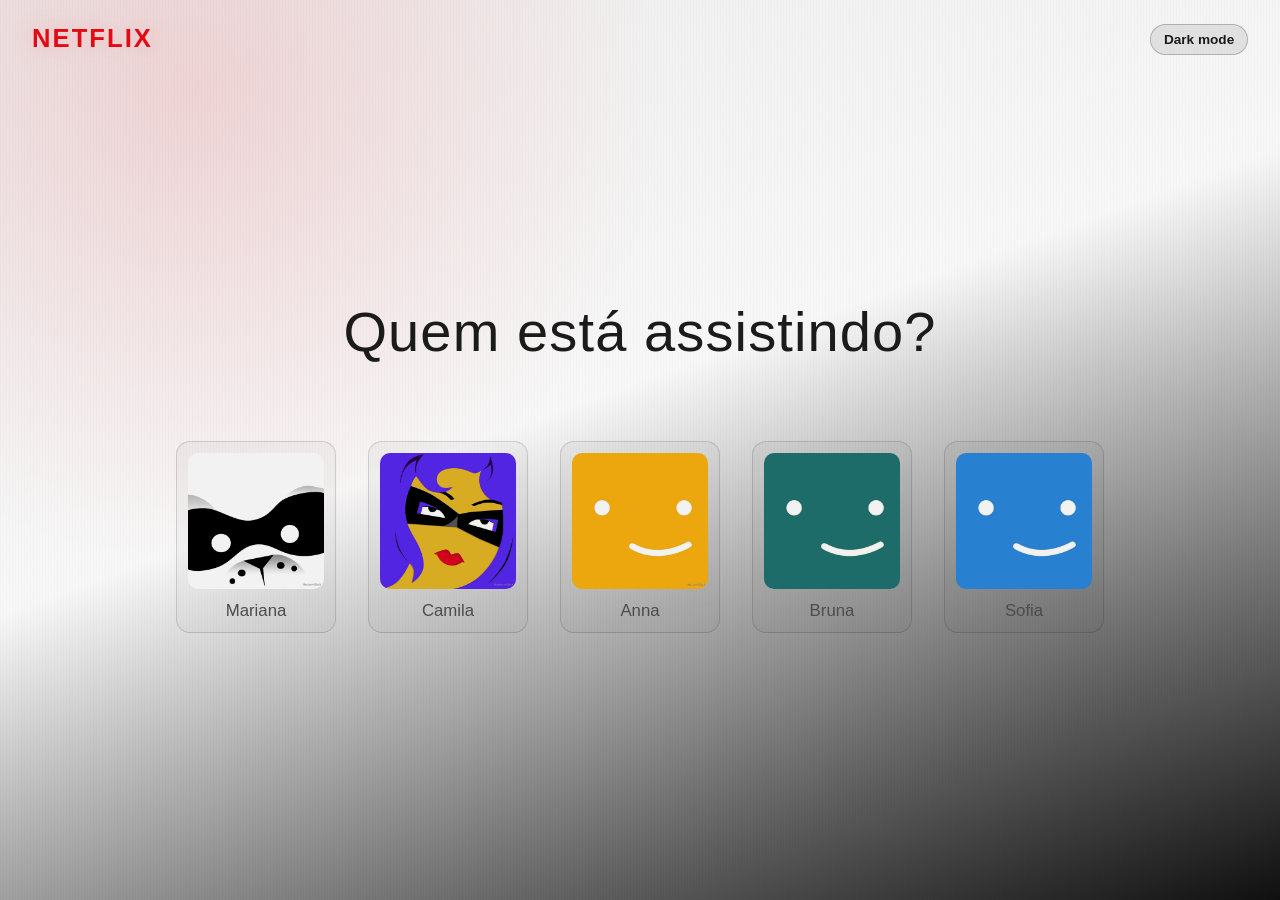
<file: index.html>
<!DOCTYPE html>
<html lang="pt-br">
<head>
    <meta charset="UTF-8">
    <meta name="viewport" content="width=device-width, initial-scale=1.0">
    <title>Netflix</title>
    <link rel="stylesheet" href="style.css">
</head>
<body>
    <button id="theme-toggle" class="theme-toggle" type="button" aria-label="Alternar tema" aria-pressed="false">
        Light mode
    </button>
    <main>
        <header>
            <h1 id="titulo-perfis">Quem está assistindo?</h1>
        </header>
        <section aria-label="Seleção de perfis">
            <nav aria-label="Perfis disponíveis">
                <ul class="profiles-wrapper">
                    <li>
                        <ol class="profiles">
                            <li>
                                <a href="catalogo/catalogo.html" class="profile">
                                    <figure>
                                        <img src="assets/perfil-1.jpg" alt="Um personagem de visual gótico e expressivo, usa uma cartola alta com um relógio e trajes maltrapilhos em uma mansão sombria e detalhada.">
                                        <figcaption>Mariana</figcaption>
                                    </figure>
                                </a>
                            </li>
                            <li>
                                <a href="catalogo/catalogo.html" class="profile">
                                    <figure>
                                        <img src="assets/perfil-2.jpg" alt="Uma jovem feiticeira com olhos brilhantes e cabelos prateados manipula uma intrincada mandala de energia verde em um templo antigo nas montanhas.">
                                        <figcaption>Camila</figcaption>
                                    </figure>
                                </a>
                            </li>
                            <li>
                                <a href="catalogo/catalogo.html" class="profile">
                                    <figure>
                                        <img src="assets/perfil-3.jpg" alt="Uma jovem feiticeira com olhos brilhantes e cabelos prateados manipula uma intrincada mandala de energia verde em um templo antigo nas montanhas.">
                                        <figcaption>Anna</figcaption>
                                    </figure>
                                </a>
                            </li>   
                            <li>
                                <a href="catalogo/catalogo.html" class="profile">
                                    <figure>
                                        <img src="assets/perfil-4.jpg" alt="Uma jovem feiticeira com olhos brilhantes e cabelos prateados manipula uma intrincada mandala de energia verde em um templo antigo nas montanhas.">
                                        <figcaption>Bruna</figcaption>
                                    </figure>
                                </a>
                            </li>
                            <li>
                                <a href="catalogo/catalogo.html" class="profile">
                                    <figure>
                                        <img src="assets/perfil-5.jpg" alt="Uma jovem feiticeira com olhos brilhantes e cabelos prateados manipula uma intrincada mandala de energia verde em um templo antigo nas montanhas.">
                                        <figcaption>Sofia</figcaption>
                                    </figure>
                                </a>
                            </li>   
                        </ol>
                    </li>
                </ul>
            </nav>
        </section>
    </main>
    <script src="index.js"></script>
</body>
</html>
</file>
<file: style.css>
:root {
	--bg-main: #141414; /* Cor principal do fundo da pagina. */
	--bg-deep: #0a0a0a; /* Cor mais escura para dar profundidade ao gradiente. */
	--surface: #1c1c1c; /* Cor base para superficies/cartoes. */
	--surface-hover: #272727; /* Cor alternativa para estado de hover em superficies. */
	--text-main: #f5f5f1; /* Cor principal dos textos. */
	--text-muted: #9f9f9f; /* Cor secundaria para textos menos destacados. */
	--brand: #e50914; /* Cor de marca inspirada na Netflix. */
	--brand-glow: rgba(229, 9, 20, 0.45); /* Cor do brilho aplicado na marca. */
	--ring: #ffffff; /* Cor do anel de foco para acessibilidade. */
	--bg-spot-1: rgba(229, 9, 20, 0.2); /* Mancha de destaque no fundo. */
	--bg-spot-2: rgba(255, 255, 255, 0.06); /* Mancha secundaria no fundo. */
	--bg-stripe: rgba(255, 255, 255, 0.015); /* Cor das linhas discretas da textura. */
	--card-bg-1: rgba(255, 255, 255, 0.045); /* Inicio do gradiente do card no tema escuro. */
	--card-bg-2: rgba(255, 255, 255, 0.02); /* Fim do gradiente do card no tema escuro. */
	--card-hover-1: rgba(255, 255, 255, 0.085); /* Inicio do gradiente do card em hover. */
	--card-hover-2: rgba(255, 255, 255, 0.02); /* Fim do gradiente do card em hover. */
	--card-border: rgba(255, 255, 255, 0.07); /* Cor da borda padrao do card. */
	--card-border-hover: rgba(255, 255, 255, 0.35); /* Cor da borda do card em hover/foco. */
	--caption-strong: #f5f5f1; /* Cor da legenda em destaque. */
	--shadow-card: 0 14px 30px rgba(0, 0, 0, 0.45); /* Sombra dos cards no tema escuro. */
	--toggle-bg: rgba(255, 255, 255, 0.1); /* Fundo do botao de tema. */
	--toggle-border: rgba(255, 255, 255, 0.22); /* Borda do botao de tema. */
	--toggle-text: #f5f5f1; /* Cor do texto do botao de tema. */
	--toggle-hover: rgba(255, 255, 255, 0.18); /* Fundo do botao no hover. */
}

:root[data-theme="light"] {
	--bg-main: #f7f7f7; /* Fundo principal no modo claro. */
	--bg-deep: #ececec; /* Fundo de apoio no modo claro. */
	--surface: #ffffff; /* Superficie base no modo claro. */
	--surface-hover: #f2f2f2; /* Superficie hover no modo claro. */
	--text-main: #1b1b1b; /* Texto principal no modo claro. */
	--text-muted: #4d4d4d; /* Texto secundario no modo claro. */
	--brand-glow: rgba(229, 9, 20, 0.22); /* Brilho da marca no modo claro. */
	--ring: #141414; /* Cor do foco no modo claro. */
	--bg-spot-1: rgba(229, 9, 20, 0.12); /* Mancha principal suavizada no modo claro. */
	--bg-spot-2: rgba(0, 0, 0, 0.06); /* Mancha secundaria no modo claro. */
	--bg-stripe: rgba(0, 0, 0, 0.02); /* Linhas de textura no modo claro. */
	--card-bg-1: rgba(0, 0, 0, 0.03); /* Inicio do gradiente do card no modo claro. */
	--card-bg-2: rgba(0, 0, 0, 0.015); /* Fim do gradiente do card no modo claro. */
	--card-hover-1: rgba(0, 0, 0, 0.08); /* Inicio do gradiente do card em hover no modo claro. */
	--card-hover-2: rgba(0, 0, 0, 0.02); /* Fim do gradiente do card em hover no modo claro. */
	--card-border: rgba(0, 0, 0, 0.14); /* Borda padrao do card no modo claro. */
	--card-border-hover: rgba(0, 0, 0, 0.32); /* Borda do card em hover/foco no modo claro. */
	--caption-strong: #111111; /* Cor de destaque da legenda no modo claro. */
	--shadow-card: 0 12px 24px rgba(0, 0, 0, 0.14); /* Sombra do card no modo claro. */
	--toggle-bg: rgba(0, 0, 0, 0.08); /* Fundo do botao no modo claro. */
	--toggle-border: rgba(0, 0, 0, 0.22); /* Borda do botao no modo claro. */
	--toggle-text: #1b1b1b; /* Cor do texto do botao no modo claro. */
	--toggle-hover: rgba(0, 0, 0, 0.14); /* Hover do botao no modo claro. */
}

* {
	box-sizing: border-box; /* Inclui borda e padding no calculo do tamanho total. */
	margin: 0; /* Remove margens padrao de todos os elementos. */
	padding: 0; /* Remove paddings padrao de todos os elementos. */
}

body {
	min-height: 100vh; /* Garante altura minima ocupando toda a viewport. */
	font-family: "Helvetica Neue", "Segoe UI", sans-serif; /* Define a familia tipografica principal. */
	color: var(--text-main); /* Define a cor padrao de texto no corpo. */
	background:
		radial-gradient(circle at 15% 10%, var(--bg-spot-1) 0%, transparent 35%),
		radial-gradient(circle at 85% 80%, var(--bg-spot-2) 0%, transparent 35%),
		linear-gradient(160deg, var(--bg-deep) 0%, var(--bg-main) 45%, #101010 100%); /* Compoe um fundo com gradientes para profundidade visual. */
	display: grid; /* Usa grid para facilitar centralizacao do conteudo. */
	place-items: center; /* Centraliza os itens nos eixos horizontal e vertical. */
	overflow-x: hidden; /* Evita barra horizontal caso haja overflow lateral. */
}

body::before {
	content: ""; /* Cria pseudo-elemento decorativo sem texto. */
	position: fixed; /* Mantem a camada fixa durante o scroll. */
	inset: 0; /* Expande o pseudo-elemento para cobrir toda a tela. */
	background-image: repeating-linear-gradient(
		90deg,
		var(--bg-stripe) 0,
		var(--bg-stripe) 1px,
		transparent 1px,
		transparent 3px
	); /* Aplica textura de linhas verticais discretas no fundo. */
	pointer-events: none; /* Impede que a camada bloqueie cliques. */
	opacity: 0.55; /* Controla a intensidade da textura sobre o fundo. */
}

header {
    text-align: center; 
    margin-bottom: 2rem; 
    width: 100%;
    /* Remova o position: relative daqui para o botão de tema não se prender a este bloco se quiser ele no topo da página */
}

.theme-toggle {
    position: fixed; /* Mude para fixed para acompanhar a logo */
    right: 2rem;
    top: 1.5rem;
    padding: 0.45rem 0.8rem;
    border: 1px solid var(--toggle-border);
    background: var(--toggle-bg);
    color: var(--toggle-text);
    font-size: 0.85rem;
    font-weight: 600;
    border-radius: 999px;
    cursor: pointer;
    z-index: 10;
    transition: background-color 180ms ease, transform 180ms ease;
}

.theme-toggle:hover,
.theme-toggle:focus-visible {
	background: var(--toggle-hover); /* Destaca o botao no hover/foco. */
	transform: translateY(-1px); /* Da pequeno feedback de elevacao. */
}

.theme-toggle:focus-visible {
	outline: 2px solid var(--ring); /* Exibe foco visivel para navegacao por teclado. */
	outline-offset: 2px; /* Afasta o contorno para melhor leitura visual. */
}

header::before {
    content: "NETFLIX";
    position: fixed; /* Fixa na tela */
    top: 1.5rem;
    left: 2rem;
    font-size: 1.6rem;
    letter-spacing: 0.08em;
    font-weight: 800;
    color: var(--brand);
    text-shadow: 0 0 24px var(--brand-glow);
    z-index: 10; /* Garante que fique acima de tudo */
    margin-bottom: 0; /* Remove a margem que empurrava o título */
}

h1 {
    font-size: clamp(1.8rem, 5vw, 3.5rem);
    font-weight: 500;
    color: var(--text-main);
    letter-spacing: 0.02em;
    text-align: center;
    margin-top: 2rem; /* Adiciona um espaço para não bater no topo em telas pequenas */
    animation: fadeSlideIn 650ms ease-out both;
}

main {
	width: min(960px, 92vw); /* Limita a largura maxima e respeita a viewport. */
	padding: 2rem 1rem; /* Cria espaco interno ao redor do conteudo principal. */
}

section {
	display: flex; /* Usa flex para alinhamento simples dos filhos. */
	justify-content: center; /* Centraliza horizontalmente os itens dentro da secao. */
}

.profiles-wrapper,
.profiles {
	list-style: none; /* Remove marcadores numericos e bullets das listas. */
}

.profiles-wrapper {
	width: 100%; /* Faz a lista externa acompanhar a largura disponivel da area de navegacao. */
	display: flex; /* Permite centralizar a lista interna de perfis com mais precisao. */
	justify-content: center; /* Centraliza horizontalmente o bloco de perfis. */
}

.profiles {
	margin-top: 2.8rem; /* Afasta os perfis do titulo. */
	display: flex; /* Organiza os perfis lado a lado no eixo horizontal. */
	flex-wrap: nowrap; /* Mantem todos os perfis em uma unica linha no desktop. */
	justify-content: center; /* Centraliza o conjunto de perfis no container. */
	overflow-x: visible; /* Remove comportamento de rolagem horizontal. */
	padding-bottom: 0; /* Remove folga extra usada apenas para area rolavel. */
	gap: clamp(1rem, 3vw, 2rem); /* Define espacamento adaptavel entre os cards. */
	width: fit-content; /* Faz a trilha ocupar apenas o espaco dos perfis para centralizacao mais limpa. */
}

.profiles > li {
	flex: 0 1 clamp(110px, 15vw, 180px); /* Reduz e flexibiliza os cards para caberem sem scroll. */
}

.profile {
	text-decoration: none; /* Remove sublinhado padrao dos links. */
	color: inherit; /* Mantem a cor de texto herdada do contexto. */
	border-radius: 14px; /* Arredonda cantos da area clicavel. */
	animation: fadeSlideIn 550ms ease-out both; /* Anima entrada de cada perfil. */
}


.profiles > li:nth-child(2) .profile {
	animation-delay: 90ms; /* Atrasa ligeiramente o segundo card para efeito de sequencia. */
}

figure {
	background: linear-gradient(165deg, var(--card-bg-1), var(--card-bg-2)); /* Cria fundo suave no card. */
	border: 1px solid var(--card-border); /* Define borda discreta para delimitar o card. */
	border-radius: 14px; /* Arredonda cantos do card. */
	padding: 0.7rem; /* Cria espaco interno em torno da imagem e legenda. */
	transition: transform 220ms ease, border-color 220ms ease, background-color 220ms ease, box-shadow 220ms ease; /* Suaviza mudancas visuais de hover/foco. */
}

.profile img {
	width: 100%; /* Faz a imagem ocupar toda a largura do card. */
	display: block; /* Remove espacos de inline image e melhora alinhamento. */
	border-radius: 10px; /* Arredonda cantos da imagem. */
	aspect-ratio: 1 / 1; /* Mantem formato quadrado da imagem. */
	object-fit: cover; /* Recorta a imagem para preencher sem distorcer. */
	filter: saturate(0.92) brightness(0.95); /* Deixa o estado inicial um pouco menos vibrante. */
	transition: filter 220ms ease; /* Suaviza alteracao de filtro no hover/foco. */
}

figcaption {
	text-align: center; /* Centraliza o texto da legenda. */
	margin-top: 0.75rem; /* Separa a legenda da imagem. */
	font-size: 1.05rem; /* Define tamanho da legenda do perfil. */
	color: var(--text-muted); /* Aplica cor secundaria na legenda. */
	transition: color 220ms ease; /* Suaviza mudanca de cor da legenda. */
}

.profile:hover figure,
.profile:focus-visible figure {
	transform: translateY(-6px) scale(1.015); /* Eleva e amplia levemente o card em interacao. */
	border-color: var(--card-border-hover); /* Destaca a borda durante hover/foco. */
	background: linear-gradient(165deg, var(--card-hover-1), var(--card-hover-2)); /* Clareia sutilmente o fundo no estado ativo. */
	box-shadow: var(--shadow-card); /* Cria sombra para reforcar profundidade no estado ativo. */
}

.profile:hover img,
.profile:focus-visible img {
	filter: saturate(1.05) brightness(1.08); /* Aumenta vividez e brilho da imagem ao interagir. */
}

.profile:hover figcaption,
.profile:focus-visible figcaption {
	color: var(--caption-strong); /* Torna o texto da legenda mais destacado no estado ativo. */
}

.profile:focus-visible {
	outline: none; /* Remove outline padrao para usar foco customizado no figure. */
}

.profile:focus-visible figure {
	box-shadow: 0 0 0 3px var(--ring), 0 0 0 7px var(--brand), 0 14px 30px rgba(0, 0, 0, 0.45); /* Desenha anel de foco visivel e acessivel. */
}

@keyframes fadeSlideIn {
	from {
		opacity: 0; /* Inicia a animacao invisivel. */
		transform: translateY(12px); /* Inicia com deslocamento vertical para baixo. */
	}
	to {
		opacity: 1; /* Finaliza totalmente visivel. */
		transform: translateY(0); /* Finaliza na posicao original. */
	}
}

@media (max-width: 740px) {
	header {
		position: static; /* Remove fixacao para melhor fluxo em telas menores. */
		width: 100%; /* Faz o header ocupar toda a largura. */
		padding: 1.5rem 1rem 0; /* Ajusta espacamento interno para tablet/mobile. */
		text-align: center; /* Centraliza conteudo do cabecalho. */
	}

	.theme-toggle {
		position: static; /* Coloca o botao no fluxo para evitar sobreposicao no mobile. */
		margin: 0 auto 0.9rem; /* Centraliza o botao e cria distancia para o titulo. */
		display: inline-block; /* Permite centralizacao horizontal via margin auto. */
	}

	header::before {
		margin-bottom: 1rem; /* Reduz distancia entre marca e titulo em telas menores. */
	}

	.profiles {
		flex-wrap: wrap; /* Em telas menores permite quebra para manter legibilidade. */
		justify-content: center; /* Mantem os perfis centralizados mesmo em telas menores. */
		gap: 0.9rem; /* Diminui espacamento entre cards para caber melhor. */
		margin-top: 1.8rem; /* Reduz espacamento superior da grade. */
		width: 100%; /* Garante centralizacao consistente ao ocupar toda a largura no mobile/tablet. */
	}

	.profiles > li {
		flex-basis: clamp(105px, 28vw, 150px); /* Diminui cards para acomodar mais itens por linha sem rolagem. */
	}

	figcaption {
		font-size: 0.95rem; /* Reduz tamanho da legenda em telas menores. */
	}
}

@media (max-width: 1024px) {
	main {
		width: min(880px, 94vw); /* Ajusta o limite da area principal para notebooks e tablets grandes. */
		padding: 1.5rem 1rem; /* Reduz o espacamento para caber melhor em largura intermediaria. */
	}

	.profiles {
		justify-content: center; /* Recentraliza os perfis em telas intermediarias. */
	}

	.profiles > li {
		flex-basis: clamp(115px, 16vw, 170px); /* Ajusta a largura dos cards para notebook/tablet sem exceder a linha. */
	}
}

@media (max-width: 900px) and (orientation: landscape) {
	body {
		place-items: start center; /* Move conteudo para o topo em paisagem para evitar corte vertical. */
	}

	header {
		position: static; /* Remove header fixo em paisagem para liberar altura util. */
		padding-top: 1rem; /* Encurta o espaco superior em telas baixas. */
	}

	main {
		padding-top: 0.75rem; /* Aproxima o conteudo do topo para melhor aproveitamento vertical. */
	}

	.profiles {
		margin-top: 1.2rem; /* Diminui espaco acima da grade em modo paisagem. */
		gap: 0.75rem; /* Compacta o espacamento entre cards para caber mais conteudo. */
		justify-content: center; /* Centraliza os itens para evitar leitura lateral com scroll. */
	}

	.profiles > li {
		flex-basis: clamp(105px, 18vw, 145px); /* Compacta os cards para caber melhor na altura reduzida. */
	}
}

@media (max-width: 430px) {
	main {
		width: 96vw; /* Aumenta aproveitamento horizontal em celulares pequenos. */
		padding-top: 1rem; /* Ajusta espacamento superior para o viewport compacto. */
	}

	.profiles {
		justify-content: center; /* Centraliza os perfis no celular sem trilha rolavel. */
		max-width: 100%; /* Mantem a lista limitada ao container para evitar overflow. */
	}

	.profiles > li {
		flex-basis: clamp(100px, 27vw, 130px); /* Reduz um pouco os cards para caberem horizontalmente sem rolar. */
	}

	h1 {
		font-size: clamp(1.3rem, 6vw, 1.75rem); /* Reduz o titulo para nao quebrar em varias linhas no celular. */
	}

	figure {
		padding: 0.55rem; /* Deixa o card mais compacto em telas estreitas. */
	}

	figcaption {
		font-size: 0.9rem; /* Ajusta a legenda para leitura confortavel em telas pequenas. */
	}
}

@media (max-width: 320px) {
	header::before {
		font-size: 1.35rem; /* Diminui a marca para evitar overflow em celulares muito pequenos. */
	}

	main {
		width: 98vw; /* Aproveita quase toda a largura disponivel no menor viewport. */
	}

	.profiles {
		max-width: 100%; /* Mantem os perfis dentro da largura visivel em micro layout. */
	}

	.profiles > li {
		flex-basis: clamp(90px, 29vw, 115px); /* Encurta mais os cards para telas muito pequenas. */
	}
}

@media (min-width: 1600px) {
	main {
		width: min(1200px, 84vw); /* Expande a area util em monitores grandes sem ficar exagerado. */
	}

	.profiles {
		justify-content: center; /* Centraliza a trilha horizontal em telas amplas. */
		gap: clamp(1.5rem, 2vw, 2.5rem); /* Ajusta o espacamento proporcionalmente em resolucoes altas. */
	}

	.profiles > li {
		flex-basis: clamp(140px, 12vw, 220px); /* Mantem cards equilibrados em telas amplas sem ficarem grandes demais. */
	}

	h1 {
		font-size: clamp(2rem, 2.6vw, 3.5rem); /* Escala o titulo para manter impacto visual no desktop grande. */
	}
}

@media (max-height: 700px) {
	body {
		place-items: start center; /* Alinha conteudo ao topo em telas com pouca altura. */
	}

	header {
		position: static; /* Evita sobreposicao do cabecalho com o conteudo em altura reduzida. */
		padding-top: 1rem; /* Reduz espacamento superior para caber melhor na altura curta. */
	}

	.profiles {
		margin-top: 1.25rem; /* Compacta o espaco entre titulo e cards em telas baixas. */
	}
}

@media (prefers-reduced-motion: reduce) {
	*,
	*::before,
	*::after {
		animation: none !important; /* Remove animacoes para usuarios que preferem menos movimento. */
		transition: none !important; /* Remove transicoes para reduzir estimulo visual. */
	}
}
</file>
